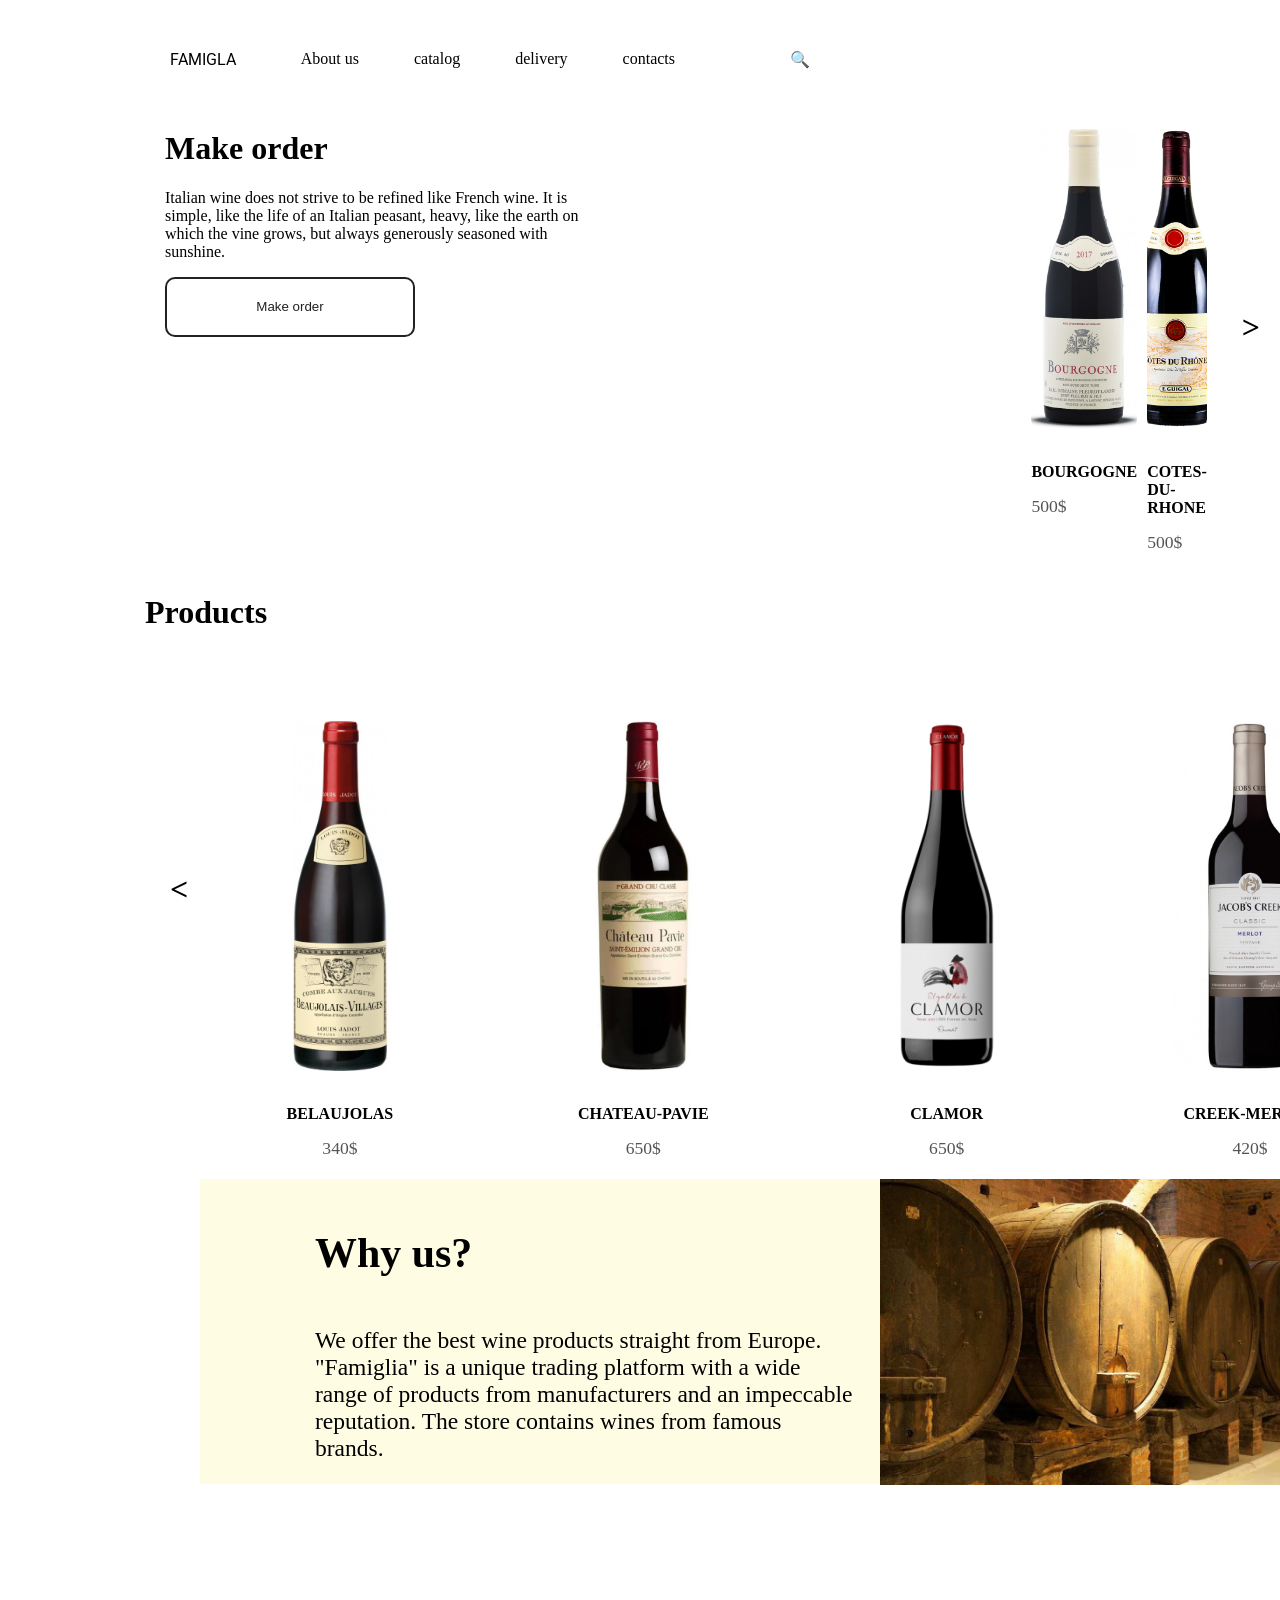
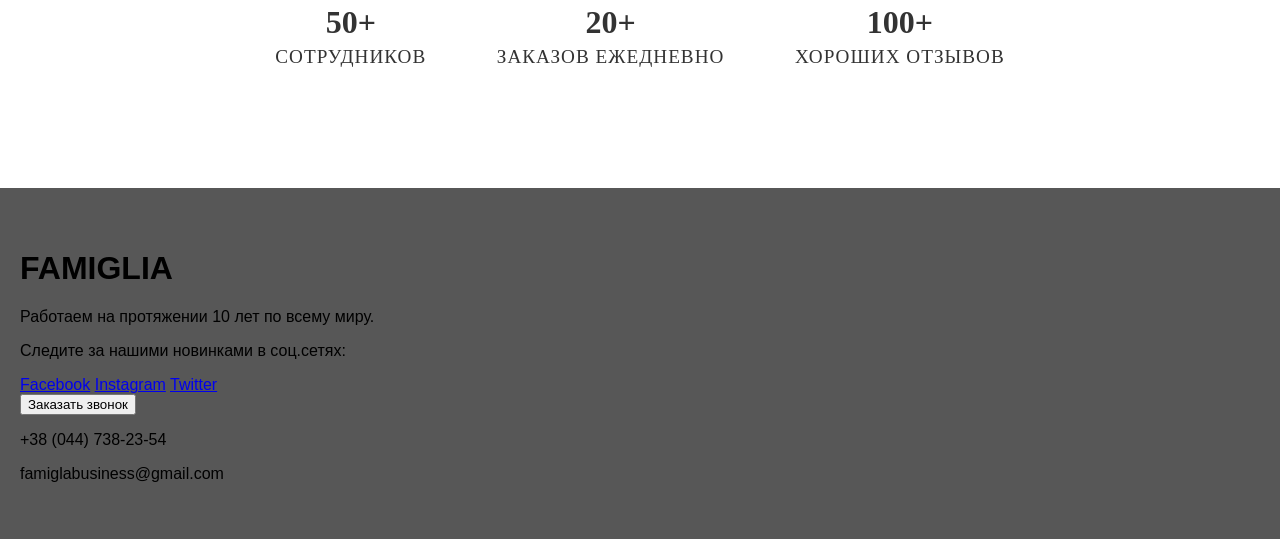
<file: index.html>
<!DOCTYPE html>
<html lang="en">
<head>
    <meta charset="UTF-8">
    <meta name="viewport" content="width=1200">
    <link rel="stylesheet" href="css.css">
    <link rel="preconnect" href="https://fonts.googleapis.com">
<link rel="preconnect" href="https://fonts.gstatic.com" crossorigin>
<link href="https://fonts.googleapis.com/css2?family=Italiana&family=Italianno&family=Roboto:ital,wght@0,100..900;1,100..900&display=swap" rel="stylesheet">
    <title>Document</title>
</head>
<body>
        <div class="main">
            
            <div class="mainP">

            
            <header class="navbar">
                 <div class="logo">FAMIGLA</div>
                 <nav class="nav-links">
                 <a>About us</a>
                 <a>catalog</a>
                 <a>delivery</a>
                 <a>contacts</a>
                 <a>🔍</a>
                 </nav>
            </header>

            <div class="wine-section">
                <div class="wine-content">
                    <h1 >Make order</h1>
                    <p>Italian wine does not strive to be refined like French wine. It is simple, like the life of an Italian peasant, heavy, like the earth on which the vine grows, but always generously seasoned with sunshine.</p>
                    <button class="order-btn">Make order</button>
                </div>
                     
                    <div class="img-container">
                        <div class="wine-item">
                            <img src="img/BOURGOGNE.jpg" alt="BOURGOGNE" class="f-wine">
                            <div class="price-info">
                                <strong>BOURGOGNE</strong>
                                <span>500$</span>
                            </div>     
                        </div>
                        <div class="wine-item">
                            <img src="img/COTES-DU-RHONE.jpg" alt="COTES-DU-RHONE" class="s-wine">
                            <div class="price-info">
                                <strong>COTES-DU-RHONE</strong>
                                <span>500$</span>
                            </div>
                        </div>
                    </div>
                    <h1 class="next-wine-1">></h1>
                 </div>

                 <h1 class="products-title">Products</h1>
                 <div class="products-list">
                    
                    <h1 class="next-wine-2"><</h1>
                    <div class="products-container">
                        
                        <div class="products-img">
                            <img src="img/BELAUJOLAS.jpg" alt="BELAUJOLAS">
                            <div class="products-info">
                                <strong>BELAUJOLAS</strong>
                                <span>340$</span>    
                            </div>
                        </div>
                            <div class="products-img">
                                <img src="img/CHATEAU-PAVIE.jpg" alt="CHATEAU-PAVIE">
                                <div class="products-info">
                                    <strong>CHATEAU-PAVIE</strong>
                                    <span>650$</span>
                                </div>
                            </div>

                            <div class="products-img">
                                <img src="img/CLAMOR.jpg" alt="CLAMOR">
                                <div class="products-info">
                                    <strong>CLAMOR</strong>
                                    <span>650$</span>
                                </div>
                            </div>
                           
                        
                        <div class="products-img">
                            <img src="img/CREEK-MERLOT.jpg" alt="CREEK-MERLOT">
                        <div class="products-info">
                            <strong>CREEK-MERLOT</strong>
                            <span>420$</span>
                        </div>
                    </div>
                    
                </div>
                <h1 class="next-wine-2">></h1>
             </div>
             <div class="info-why">
                   
                
                <div class="text-column">
                    <h1>Why us?</h1>
                    <p>We offer the best wine products straight from Europe. "Famiglia" is a unique trading platform with a wide range of products from manufacturers and an impeccable reputation. The store contains wines from famous brands.</p>
                </div>
                <div class="why-img">
                    <img src="img/wine-barrel.jpg" alt="">
                </div>
                
             </div>
             <div class="stats-section">
                <div class="stat-item">
                    <div class="stat-number">50+</div>
                    <div class="stat-label">Сотрудников</div>
                </div>
                <div class="stat-item">
                    <div class="stat-number">20+</div>
                    <div class="stat-label">Заказов ежедневно</div>
                </div>
                <div class="stat-item">
                    <div class="stat-number">100+</div>
                    <div class="stat-label">Хороших отзывов</div>
                </div>
            </div>
    
            <div class="footer-section">
                <div class="footer-content">
                    <h1>FAMIGLIA</h1>
                    <p>Работаем на протяжении 10 лет по всему миру.</p>
                    <div class="social-section">
                        <p>Следите за нашими новинками в соц.сетях:</p>
                        <div class="social-links">
                            <a href="#" class="social-link">Facebook</a>
                            <a href="#" class="social-link">Instagram</a>
                            <a href="#" class="social-link">Twitter</a>
                        </div>
                    </div>
                    <div class="contact-section">
                        <button class="call-button">Заказать звонок</button>
                        <p>+38 (044) 738-23-54</p>
                        <p>famiglabusiness@gmail.com</p>
                    </div>
                </div>
            </div>

        </div>
            </div>
        </div>
        <script src="App.js"></script>
</body>
</html>
</file>
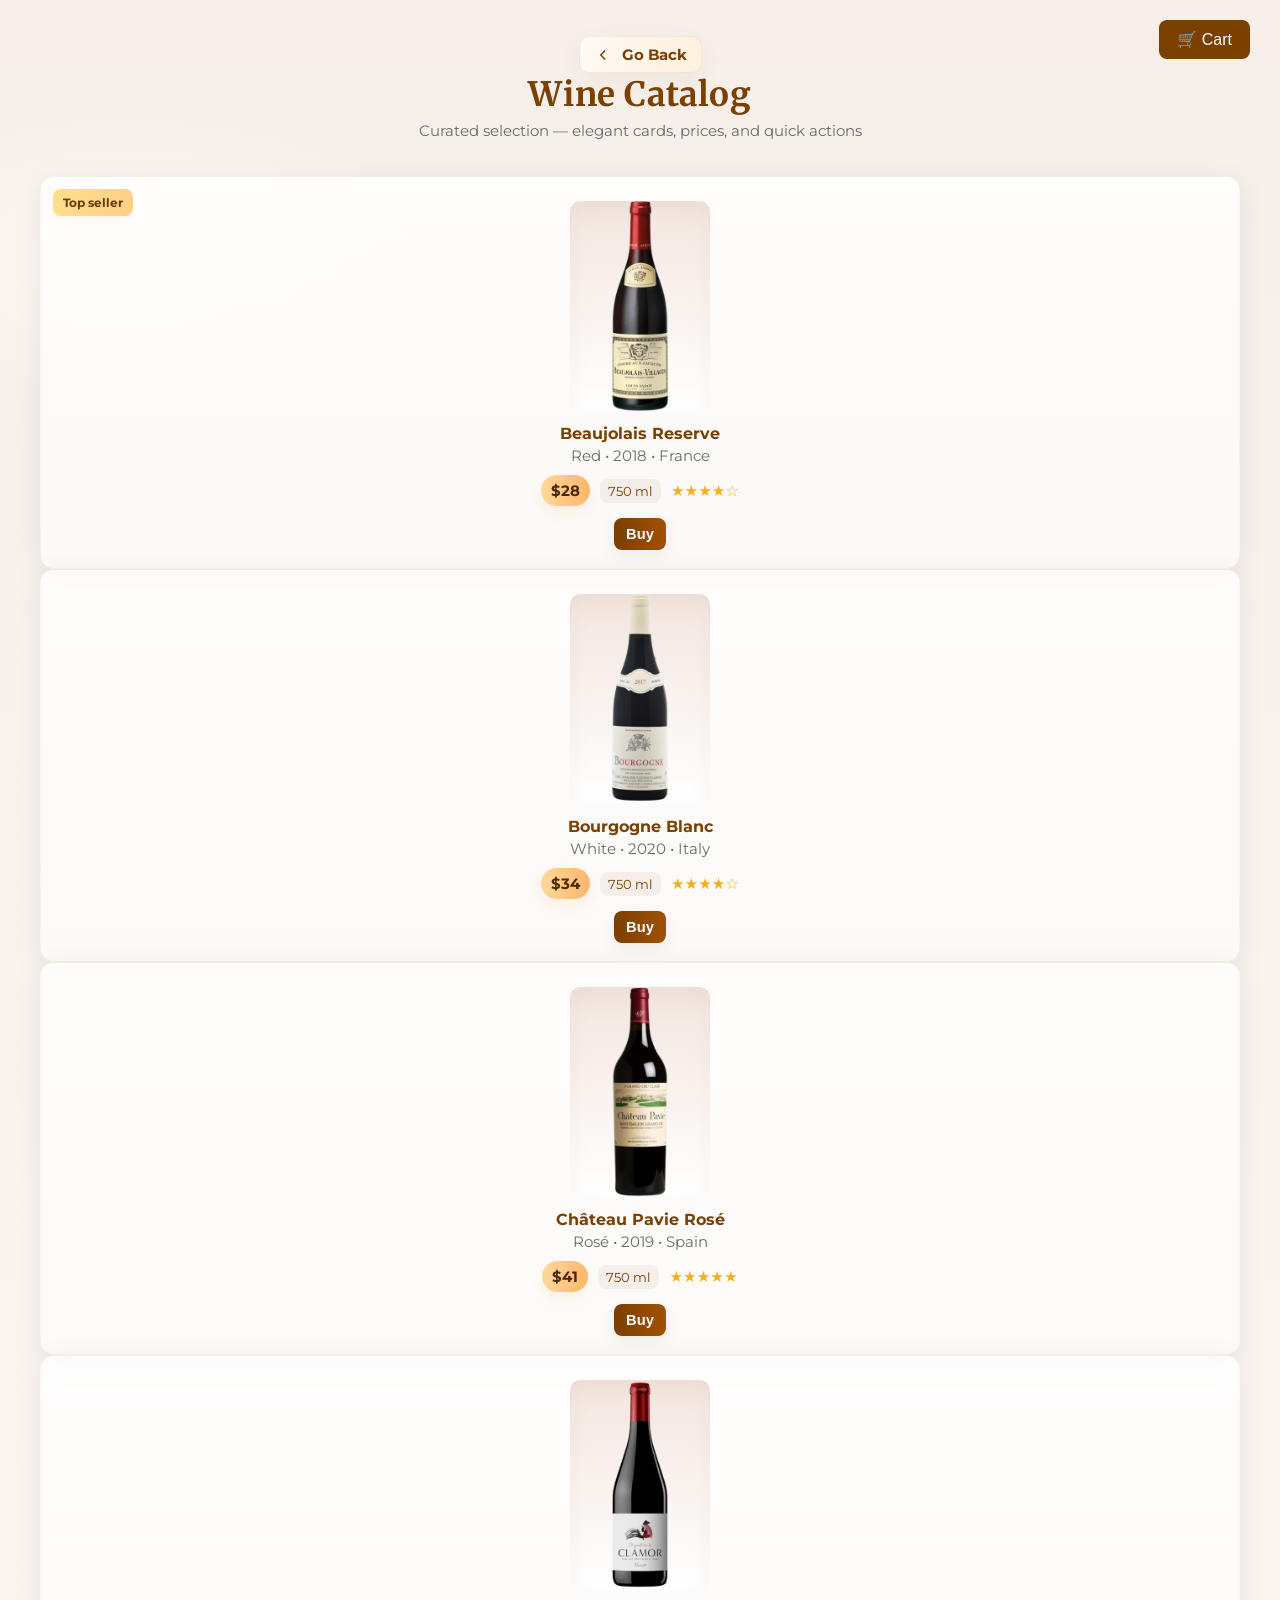
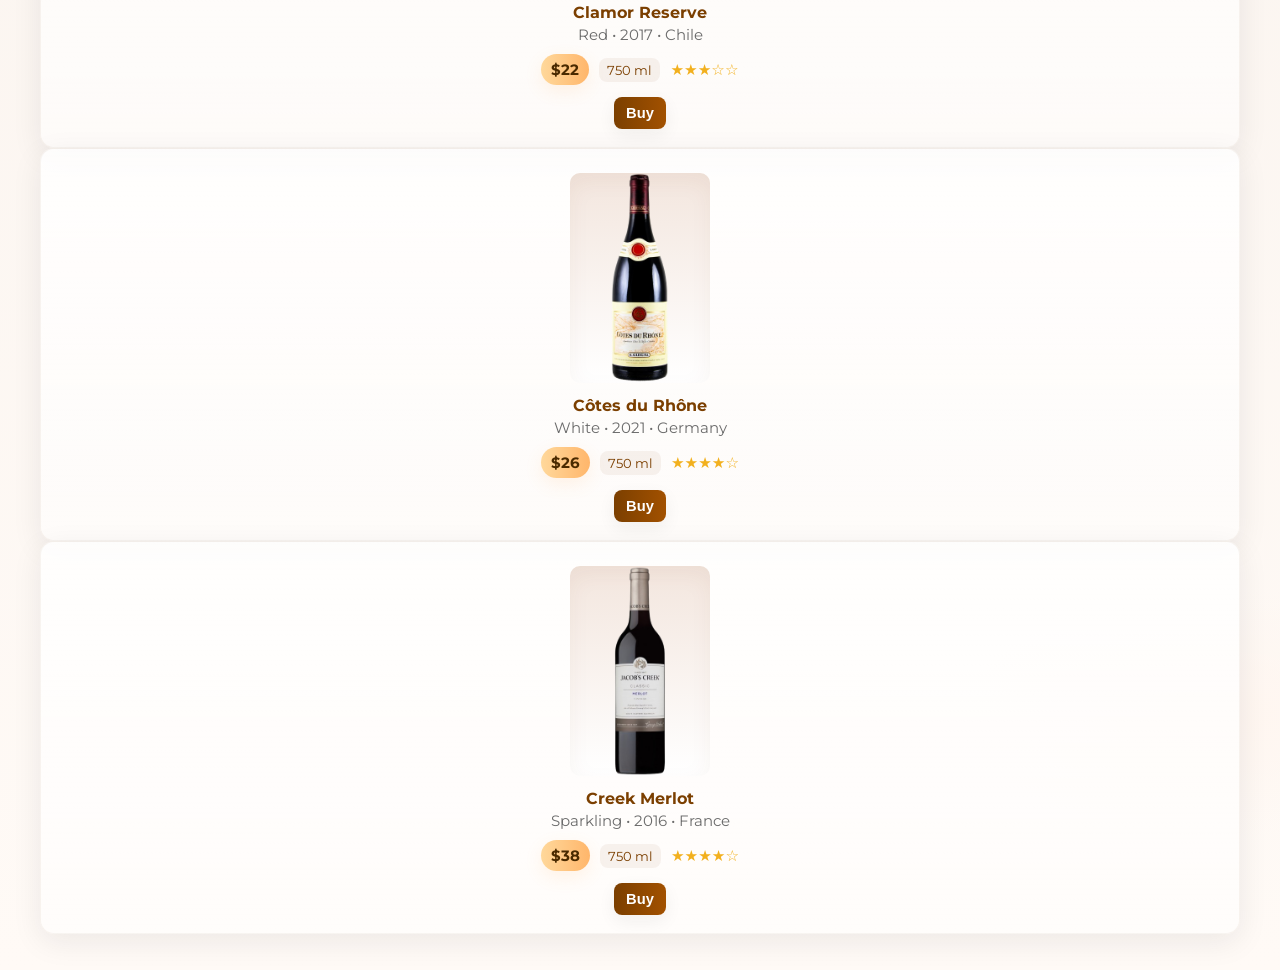
<file: catalog.html>
<!DOCTYPE html>
<html lang="ru"></html>
<head>
    <meta charset="utf-8" />
    <meta name="viewport" content="width=device-width,initial-scale=1" />
    <title>Wine Catalog</title>
    <link href="https://fonts.googleapis.com/css2?family=Montserrat:wght@500;700&family=Merriweather:wght@300;700&display=swap" rel="stylesheet">
    <link rel="stylesheet" href="/css/catalog.css" />
    
</head>
<body>
    <div class="wrap">
        <header>

            <a href="main.html" class="back-btn" aria-label="Go back">
                <svg viewBox="0 0 24 24" aria-hidden="true" focusable="false">
                    <path d="M15 18l-6-6 6-6"></path>
                </svg>
                <span>Go Back</span>
            </a>
            <h1>Wine Catalog</h1>
            <p>Curated selection — elegant cards, prices, and quick actions</p>
        </header>
        <button id="cartToggle" class="cart-button">🛒 Cart</button>

        <div class="catalog"></div>
            <div class="wine" data-full-desc="A vibrant wine with notes of red berries, tobacco, and velvety tannins. Ideal with roasted meats and mature cheeses.">
                <div class="ribbon">Top seller</div>
                <div class="img-wrap">
                    <img src="img/BELAUJOLAS.png" alt="BELAUJOLAS">
                </div>
                <div class="wine-name">Beaujolais Reserve</div>
                <div class="wine-desc">Red • 2018 • France</div>

                <div class="meta">
                    <div class="price">$28</div>
                    <div class="badge">750 ml</div>
                    <div class="rating">★★★★☆</div>
                </div>

                <div class="actions">
                    <button onclick="addToCart('Beaujolais Reserve', 28)" class="btn btn-buy">Buy</button>
                    
                </div>
            </div>

            <div class="wine" data-full-desc="A light white with citrus and floral notes, an excellent aperitif wine.">
                <div class="img-wrap">
                    <img src="img/BOURGOGNE.png" alt="BOURGOGNE">
                </div>
                <div class="wine-name">Bourgogne Blanc</div>
                <div class="wine-desc">White • 2020 • Italy</div>

                <div class="meta">
                    <div class="price">$34</div>
                    <div class="badge">750 ml</div>
                    <div class="rating">★★★★☆</div>
                </div>

                <div class="actions">
                    <button onclick="addToCart('Bourgogne Blanc', 34)" class="btn btn-buy">Buy</button>
                    
                </div>
            </div>

            <div class="wine" data-full-desc="An exquisite pink wine with fruity aromas and fresh acidity.">
                <div class="img-wrap">
                    <img src="img/CHATEAU-PAVIE.png" alt="CHATEAU-PAVIE">
                </div>
                <div class="wine-name">Château Pavie Rosé</div>
                <div class="wine-desc">Rosé • 2019 • Spain</div>

                <div class="meta">
                    <div class="price">$41</div>
                    <div class="badge">750 ml</div>
                    <div class="rating">★★★★★</div>
                </div>

                <div class="actions">
                    <button onclick="addToCart('Château Pavie Rosé', 41)" class="btn btn-buy">Buy</button>
                    
                </div>
            </div>

            <div class="wine" data-full-desc="A deep Chilean wine with notes of spice and dark fruit.">
                <div class="img-wrap">
                    <img src="img/CLAMOR.png" alt="CLAMOR">
                </div>
                <div class="wine-name">Clamor Reserve</div>
                <div class="wine-desc">Red • 2017 • Chile</div>

                <div class="meta">
                    <div class="price">$22</div>
                    <div class="badge">750 ml</div>
                    <div class="rating">★★★☆☆</div>
                </div>

                <div class="actions">
                    <button onclick="addToCart('Clamor Reserve', 22)" class="btn btn-buy">Buy</button>
                    
                </div>
            </div>

            <div class="wine" data-full-desc="A refreshing white with hints of green apple and herbs.">
                <div class="img-wrap">
                    <img src="img/COTES-DU-RHONE.png" alt="COTES-DU-RHONE">
                </div>
                <div class="wine-name">Côtes du Rhône</div>
                <div class="wine-desc">White • 2021 • Germany</div>

                <div class="meta">
                    <div class="price">$26</div>
                    <div class="badge">750 ml</div>
                    <div class="rating">★★★★☆</div>
                </div>

                <div class="actions">
                    <button onclick="addToCart('Côtes du Rhône', 26)" class="btn btn-buy">Buy</button>
                    
                </div>
            </div>

            <div class="wine" data-full-desc="A sparkling wine with fine bubbles and notes of pear, ideal with desserts.">
                <div class="img-wrap">
                    <img src="img/CREEK-MERLOT.png" alt="CREEK-MERLOT">
                </div>
                <div class="wine-name">Creek Merlot</div>
                <div class="wine-desc">Sparkling • 2016 • France</div>

                <div class="meta">
                    <div class="price">$38</div>
                    <div class="badge">750 ml</div>
                    <div class="rating">★★★★☆</div>
                </div>

                <div class="actions">
                    <button onclick="addToCart('Creek Merlot', 38)" class="btn btn-buy">Buy</button>
                
                </div>
            </div>

            
            <!-- Выдвижная корзина -->
        <div id="cartPanel" class="cart-panel">
            <div class="cart-header">
                <h2>Your Cart</h2>
                <button id="closeCart" class="close-btn">✕</button>
            </div>
                <ul id="cart"></ul>
            <div class="cart-footer">
                 <p><strong>Total:</strong> $<span id="cartTotal">0.00</span></p>
                 <button id="checkoutBtn">Checkout</button>
                 <button id="clearCartBtn">Clear</button>
            </div>
            </div>
            <div id="overlay" class="overlay"></div>
        </div>
    </div>

<script src="Js/Cart.js"></script>
</body>
</html>
</file>
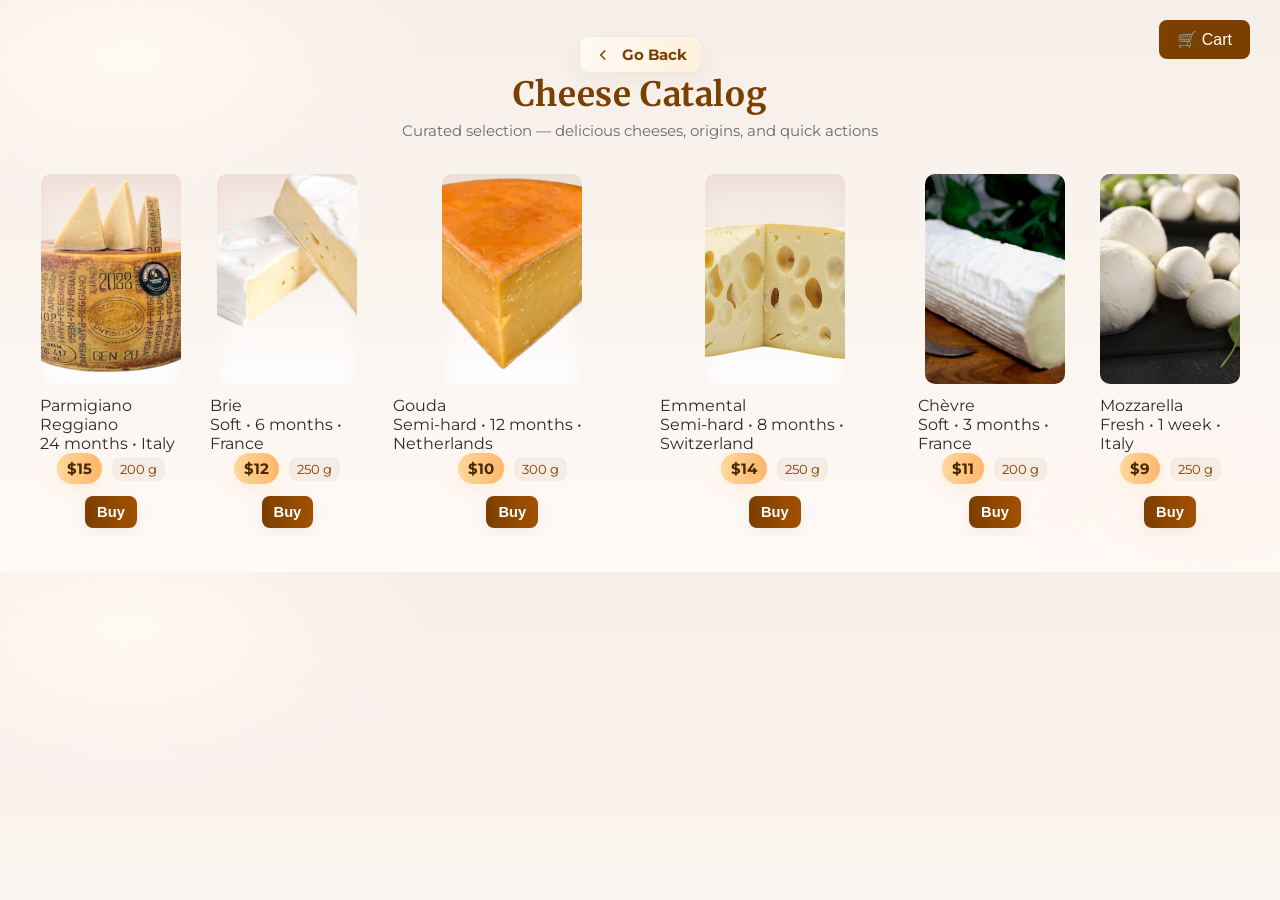
<file: cheese.html>
<!DOCTYPE html>
<html lang="ru">
<head>
    <meta charset="utf-8" />
    <meta name="viewport" content="width=device-width,initial-scale=1" />
    <title>Cheese Catalog</title>
    <link href="https://fonts.googleapis.com/css2?family=Montserrat:wght@500;700&family=Merriweather:wght@300;700&display=swap" rel="stylesheet">
    <link rel="stylesheet" href="/css/catalog.css" />
    <link rel="stylesheet" href="css/Cheese.css">
</head>
<body>
    <div class="wrap">
        <header>
            <a href="main.html" class="back-btn" aria-label="Go back">
                <svg viewBox="0 0 24 24" aria-hidden="true" focusable="false">
                    <path d="M15 18l-6-6 6-6"></path>
                </svg>
                <span>Go Back</span>
            </a>
            <h1>Cheese Catalog</h1>
            <p>Curated selection — delicious cheeses, origins, and quick actions</p>
        </header>

        <button id="cartToggle" class="cart-button">🛒 Cart</button>

        <div class="catalog">
            <div class="cheese" data-full-desc="Italian Parmesan with a rich, nutty flavor and firm texture. Excellent for grating and pasting.">
                
                <div class="img-wrap">
                    <img src="img/Parmigiano Reggiano.png" alt="Parmigiano Reggiano">
                </div>
                <div class="cheese-name">Parmigiano Reggiano</div>
                <div class="cheese-desc">24 months • Italy</div>

                <div class="meta">
                    <div class="price">$15</div>
                    <div class="badge">200 g</div>
                </div>

                <div class="actions">
                    <button onclick="addToCart('Parmigiano Reggiano', 28)" class="btn btn-buy">Buy</button>
                    
                </div>
            </div>

            <div class="cheese" data-full-desc="A soft French Brie with a creamy texture and a thin rind. Pairs perfectly with wine.">
                <div class="img-wrap">
                    <img src="img/Brie-Soft.png" alt="Brie">
                </div>
                <div class="cheese-name">Brie</div>
                <div class="cheese-desc">Soft • 6 months • France</div>

                <div class="meta">
                    <div class="price">$12</div>
                    <div class="badge">250 g</div>
                </div>

                <div class="actions">
                    <button onclick="addToCart('Brie', 12)" class="btn btn-buy">Buy</button>
                    
                </div>
            </div>

            <div class="cheese" data-full-desc="Dutch Gouda is full-bodied, slightly sweet and ideal for slicing and melting.">
                <div class="img-wrap">
                    <img src="img/Gouda.png" alt="Gouda">
                </div>
                <div class="cheese-name">Gouda</div>
                <div class="cheese-desc">Semi-hard • 12 months • Netherlands</div>

                <div class="meta">
                    <div class="price">$10</div>
                    <div class="badge">300 g</div>
                </div>

                <div class="actions">
                    <button onclick="addToCart('Beaujolais Reserve', 28)" class="btn btn-buy">Buy</button>
                    
                </div>
            </div>

            <div class="cheese" data-full-desc="Swiss Emmental with characteristic holes, soft, and a nutty flavor. Excellent for fondue.">
                <div class="img-wrap">
                    <img src="img/Emmental.png" alt="Emmental">
                </div>
                <div class="cheese-name">Emmental</div>
                <div class="cheese-desc">Semi-hard • 8 months • Switzerland</div>

                <div class="meta">
                    <div class="price">$14</div>
                    <div class="badge">250 g</div>
                </div>

                <div class="actions">
                    <button onclick="addToCart('Emmental', 14)" class="btn btn-buy">Buy</button>
                    
                </div>
            </div>

            <div class="cheese" data-full-desc="Chevre goat cheese has a soft, creamy texture and a delicate acidity, making it excellent in salads.">
                <div class="img-wrap">
                    <img src="img/Chèvre.webp" alt="Chèvre">
                </div>
                <div class="cheese-name">Chèvre</div>
                <div class="cheese-desc">Soft • 3 months • France</div>

                <div class="meta">
                    <div class="price">$11</div>
                    <div class="badge">200 g</div>
                </div>

                <div class="actions">
                    <button onclick="addToCart('Beaujolais Reserve', 28)" class="btn btn-buy">Buy</button>
                    
                </div>
            </div>

            <div class="cheese" data-full-desc="Italian Mozzarella, soft and fresh, ideal for pizza and salads.">
                <div class="img-wrap">
                    <img src="img/Mozzarella.jpg" alt="Mozzarella">
                </div>
                <div class="cheese-name">Mozzarella</div>
                <div class="cheese-desc">Fresh • 1 week • Italy</div>

                <div class="meta">
                    <div class="price">$9</div>
                    <div class="badge">250 g</div>
                </div>

                <div class="actions">
                    <button onclick="addToCart('Mozzarella', 9)" class="btn btn-buy">Buy</button>
                   
                </div>
            </div>
        </div>
        <!-- Выдвижная корзина -->
        <div id="cartPanel" class="cart-panel">
            <div class="cart-header">
                <h2>Your Cart</h2>
                <button id="closeCart" class="close-btn">✕</button>
            </div>
                <ul id="cart"></ul>
            <div class="cart-footer">
                 <p><strong>Total:</strong> $<span id="cartTotal">0.00</span></p>
                 <button id="checkoutBtn">Checkout</button>
                 <button id="clearCartBtn">Clear</button>
            </div>
            </div>
            <div id="overlay" class="overlay"></div>
            
    </div>

   

    <script src="Js/cheeseCart.js"></script>
</body>
</html>
</file>
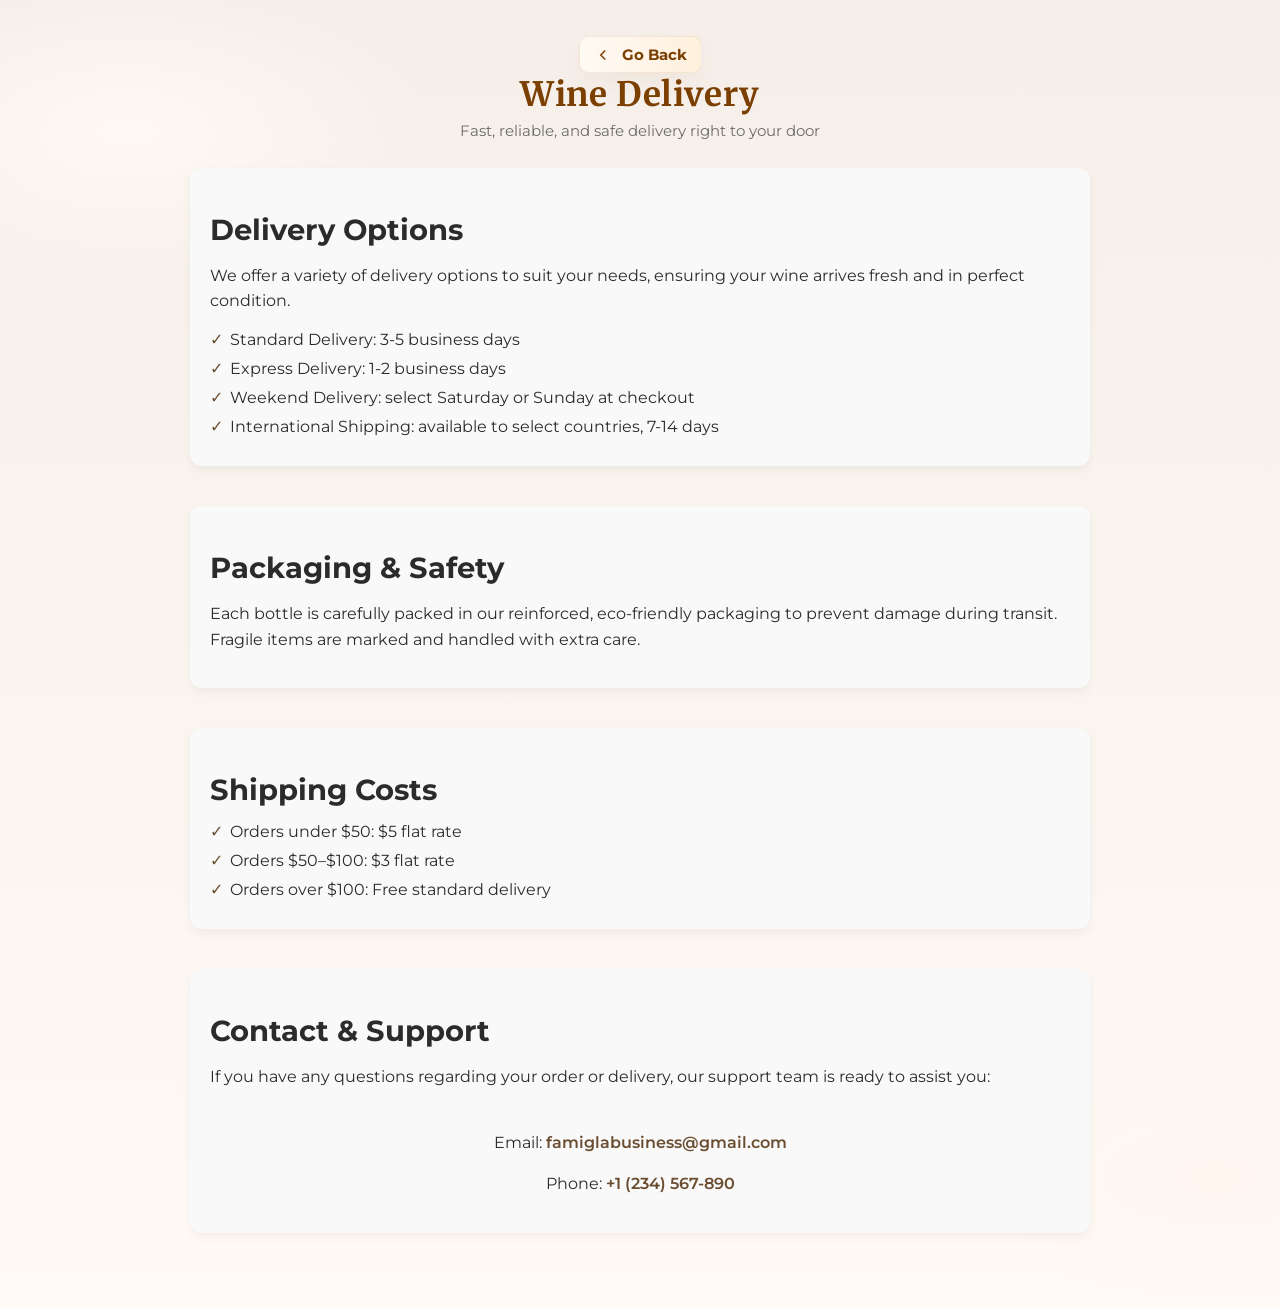
<file: delivery.html>
<!DOCTYPE html>
<html lang="ru">
<head>
    <meta charset="utf-8" />
    <meta name="viewport" content="width=device-width,initial-scale=1" />
    <title>Wine Delivery</title>
    <link href="https://fonts.googleapis.com/css2?family=Montserrat:wght@500;700&family=Merriweather:wght@300;700&display=swap" rel="stylesheet">
    <link rel="stylesheet" href="/css/catalog.css" />
    <style>
        /* Основной стиль страницы доставки */
        .delivery-header {
            text-align: center;
            margin: 50px 20px 30px;
        }
        .delivery-header h1 {
            font-size: 2.5rem;
            margin-bottom: 10px;
        }
        .delivery-header p {
            font-size: 1.1rem;
            color: #555;
        }
        .delivery-section {
            max-width: 900px;
            margin: 0 auto 40px;
            padding: 20px;
            border-radius: 12px;
            background: #f9f9f9;
            box-shadow: 0 4px 10px rgba(0,0,0,0.05);
        }
        .delivery-section h2 {
            font-size: 1.8rem;
            margin-bottom: 10px;
        }
        .delivery-section p {
            font-size: 1rem;
            line-height: 1.6;
        }
        .delivery-list {
            list-style: none;
            padding: 0;
            margin: 15px 0 0 0;
        }
        .delivery-list li {
            padding-left: 20px;
            position: relative;
            margin-bottom: 10px;
        }
        .delivery-list li::before {
            content: "✓";
            position: absolute;
            left: 0;
            color: #6b4e31;
            font-weight: bold;
        }
        .contact-info {
            text-align: center;
            margin-top: 40px;
        }
        .contact-info a {
            color: #6b4e31;
            text-decoration: none;
            font-weight: 600;
        }
    </style>
</head>
<body>
    <div class="wrap">
        <header>
            <a href="main.html" class="back-btn" aria-label="Go back">
                <svg viewBox="0 0 24 24" aria-hidden="true" focusable="false">
                    <path d="M15 18l-6-6 6-6"></path>
                </svg>
                <span>Go Back</span>
            </a>
            <h1>Wine Delivery</h1>
            <p>Fast, reliable, and safe delivery right to your door</p>
        </header>

        <div class="delivery-section">
            <h2>Delivery Options</h2>
            <p>We offer a variety of delivery options to suit your needs, ensuring your wine arrives fresh and in perfect condition.</p>
            <ul class="delivery-list">
                <li>Standard Delivery: 3-5 business days</li>
                <li>Express Delivery: 1-2 business days</li>
                <li>Weekend Delivery: select Saturday or Sunday at checkout</li>
                <li>International Shipping: available to select countries, 7-14 days</li>
            </ul>
        </div>

        <div class="delivery-section">
            <h2>Packaging & Safety</h2>
            <p>Each bottle is carefully packed in our reinforced, eco-friendly packaging to prevent damage during transit. Fragile items are marked and handled with extra care.</p>
        </div>

        <div class="delivery-section">
            <h2>Shipping Costs</h2>
            <ul class="delivery-list">
                <li>Orders under $50: $5 flat rate</li>
                <li>Orders $50–$100: $3 flat rate</li>
                <li>Orders over $100: Free standard delivery</li>
            </ul>
        </div>

        <div class="delivery-section">
            <h2>Contact & Support</h2>
            <p>If you have any questions regarding your order or delivery, our support team is ready to assist you:</p>
            <div class="contact-info">
                <p>Email: <a href="mailto:support@winecatalog.com">famiglabusiness@gmail.com</a></p>
                <p>Phone: <a href="tel:+1234567890">+1 (234) 567-890</a></p>
            </div>
        </div>
    </div>
</body>
</html>
</file>
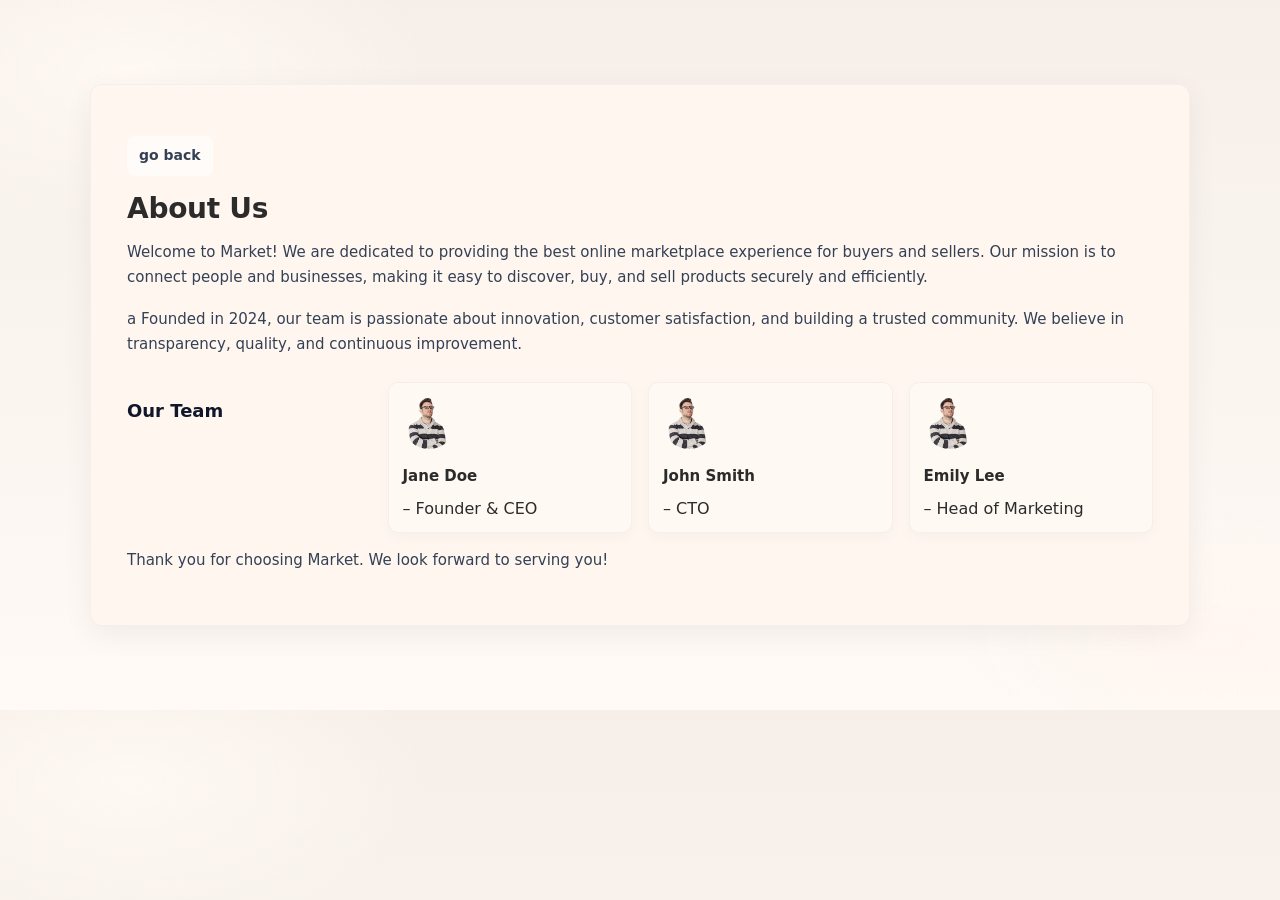
<file: info.html>
<!DOCTYPE html>
<html lang="en">
<head>
    <meta charset="UTF-8">
    <meta name="viewport" content="width=device-width, initial-scale=1.0">
    <title>About Us - Market</title>
    <link rel="stylesheet" href="/css/info.css">
</head>
<body>
    <div class="container">
        <p> <a href="main.html">go back</a></p>
        <h1>About Us</h1>
        <p>
            Welcome to Market! We are dedicated to providing the best online marketplace experience for buyers and sellers. Our mission is to connect people and businesses, making it easy to discover, buy, and sell products securely and efficiently.
        </p>
        <p>a
            Founded in 2024, our team is passionate about innovation, customer satisfaction, and building a trusted community. We believe in transparency, quality, and continuous improvement.
        </p>
        <div class="team">
            <h2>Our Team</h2>
            <div class="team-member"> <span> <img src="img/man.png" alt=""></span> <span>Jane Doe</span> – Founder & CEO</div>
            <div class="team-member"> <span> <img src="img/man.png" alt=""></span><span>John Smith</span>– CTO</div>
            <div class="team-member"> <span> <img src="img/man.png" alt=""></span><span>Emily Lee</span> – Head of Marketing</div>
        </div>
        <p>
            Thank you for choosing Market. We look forward to serving you!
        </p>
    </div>
</body>
</html>
</file>
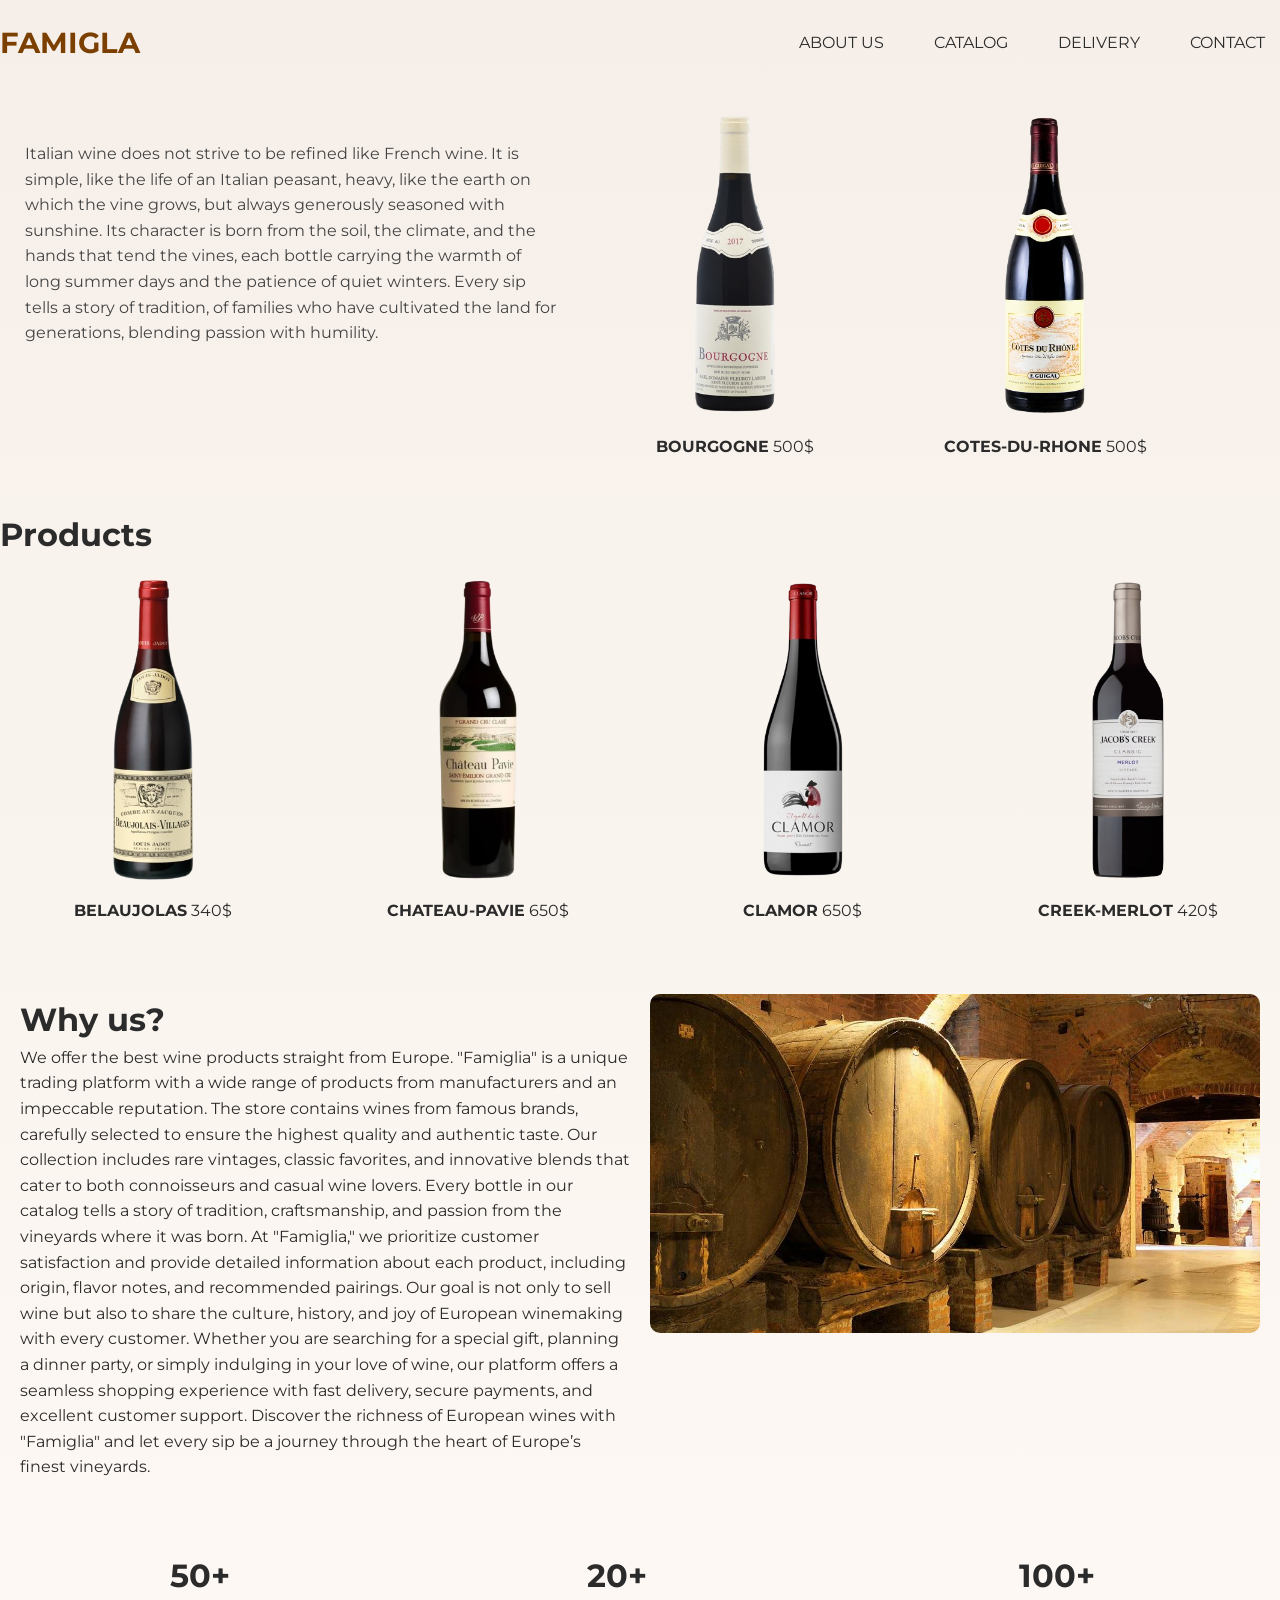
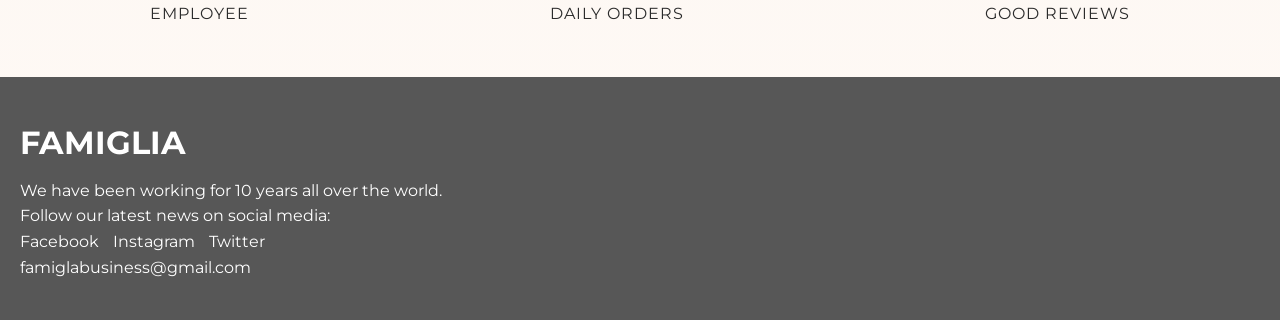
<file: main.html>
<!DOCTYPE html>
<html lang="en">
<head>
    <meta charset="UTF-8">
    <meta name="viewport" content="width=device-width, initial-scale=1.0">
    <title>Famiglia Wine</title>
    <link rel="stylesheet" href="css/css.css">
    <link rel="preconnect" href="https://fonts.googleapis.com">
    <link rel="preconnect" href="https://fonts.gstatic.com" crossorigin>
    <link href="https://fonts.googleapis.com/css2?family=Montserrat:wght@500;700&family=Merriweather:wght@300;700&display=swap" rel="stylesheet">
    <link href="https://fonts.googleapis.com/css2?family=Italiana&family=Italianno&family=Roboto:ital,wght@0,100..900;1,100..900&display=swap" rel="stylesheet">
    
      
        
</head>
<body>
    <div class="main">
        <header class="navbar">
            <div class="logo">
                <a href="">FAMIGLA</a>
            </div>
            <nav class="nav-links">
                <ul> 
                    <li><a href="info.html">About us</a></li>
                    <li>
                        <a>Catalog</a>
                        <ul>
                            <li><a href="catalog.html">Wine</a></li>
                            <li><a href="cheese.html">Cheese</a></li>
                        </ul>
                    </li>
                    <li><a href="delivery.html">Delivery</a></li>
                    <li><a href="contact.html">Contact</a></li>
                </ul>
            </nav>
        </header>

        <div class="wine-section">
            <div class="wine-content">
                <p>Italian wine does not strive to be refined like French wine. It is simple, like the life of an Italian peasant, heavy, like the earth on which the vine grows, but always generously seasoned with sunshine. Its character is born from the soil, the climate, and the hands that tend the vines, each bottle carrying the warmth of long summer days and the patience of quiet winters. Every sip tells a story of tradition, of families who have cultivated the land for generations, blending passion with humility.</p>
            </div>

            <div class="img-container">
                <div class="wine-item">
                    <img src="img/BOURGOGNE.png" alt="BOURGOGNE">
                    <div class="price-info">
                        <strong>BOURGOGNE</strong>
                        <span>500$</span>
                    </div>     
                </div>
                <div class="wine-item">
                    <img src="img/COTES-DU-RHONE.png" alt="COTES-DU-RHONE">
                    <div class="price-info">
                        <strong>COTES-DU-RHONE</strong>
                        <span>500$</span>
                    </div>
                </div>
            </div>
        </div>

        <h1 class="products-title">Products</h1>
        <div class="products-list">
            <div class="products-container">
                <div class="products-img">
                    <img src="img/BELAUJOLAS.png" alt="BELAUJOLAS">
                    <div class="products-info">
                        <strong>BELAUJOLAS</strong>
                        <span>340$</span>    
                    </div>
                </div>
                <div class="products-img">
                    <img src="img/CHATEAU-PAVIE.png" alt="CHATEAU-PAVIE">
                    <div class="products-info">
                        <strong>CHATEAU-PAVIE</strong>
                        <span>650$</span>
                    </div>
                </div>
                <div class="products-img">
                    <img src="img/CLAMOR.png" alt="CLAMOR">
                    <div class="products-info">
                        <strong>CLAMOR</strong>
                        <span>650$</span>
                    </div>
                </div>
                <div class="products-img">
                    <img src="img/CREEK-MERLOT.png" alt="CREEK-MERLOT">
                    <div class="products-info">
                        <strong>CREEK-MERLOT</strong>
                        <span>420$</span>
                    </div>
                </div>
            </div>
        </div>

        <div class="info-why">
            <div class="text-column">
                <h1>Why us?</h1>
                <p>We offer the best wine products straight from Europe. "Famiglia" is a unique trading platform with a wide range of products from manufacturers and an impeccable reputation. The store contains wines from famous brands, carefully selected to ensure the highest quality and authentic taste.

Our collection includes rare vintages, classic favorites, and innovative blends that cater to both connoisseurs and casual wine lovers. Every bottle in our catalog tells a story of tradition, craftsmanship, and passion from the vineyards where it was born.

At "Famiglia," we prioritize customer satisfaction and provide detailed information about each product, including origin, flavor notes, and recommended pairings. Our goal is not only to sell wine but also to share the culture, history, and joy of European winemaking with every customer.

Whether you are searching for a special gift, planning a dinner party, or simply indulging in your love of wine, our platform offers a seamless shopping experience with fast delivery, secure payments, and excellent customer support. Discover the richness of European wines with "Famiglia" and let every sip be a journey through the heart of Europe’s finest vineyards.</p>
            </div>
            <div class="why-img">
                <img src="img/wine-barrel.jpg" alt="">
            </div>
        </div>

        <div class="stats-section">
            <div class="stat-item">
                <div class="stat-number">50+</div>
                <div class="stat-label">Employee</div>
            </div>
            <div class="stat-item">
                <div class="stat-number">20+</div>
                <div class="stat-label">Daily orders</div>
            </div>
            <div class="stat-item">
                <div class="stat-number">100+</div>
                <div class="stat-label">Good reviews</div>
            </div>
        </div>

        <div class="footer-section">
            <div class="footer-content">
                <h1>FAMIGLIA</h1>
                <p>We have been working for 10 years all over the world.</p>
                <div class="social-section">
                    <p>Follow our latest news on social media:</p>
                    <div class="social-links">
                        <a href="#" class="social-link">Facebook</a>
                        <a href="#" class="social-link">Instagram</a>
                        <a href="#" class="social-link">Twitter</a>
                    </div>
                </div>
                <div class="contact-section">
                    
                    <p>famiglabusiness@gmail.com</p>
                </div>
            </div>
        </div>
    </div>
</body>
</html>
</file>
<file: css.css>
body{
    margin: 0;
    padding: 0;
    box-sizing: border-box;
    margin: 0 auto;
}

.mainP{
    display: block;
    justify-content: center;
    position: relative;
    flex: 0 auto;
}

.navbar{
    display: flex;
    justify-content: space-between;
    align-items: center;
    padding: 20px;
    margin-top: 30px;
}

.nav-links{
    display: flex;
    gap: 55px;
    margin-right: 510px;
    justify-content: flex-end;
    cursor: pointer;
}

.nav-links a {
    -webkit-user-select: none; /* Для Safari */
    -moz-user-select: none; /* Для Firefox */
    -ms-user-select: none; /* Для старых версий IE/Edge */
    user-select: none; /* Стандартное свойство */
}

.logo{
    font-family: "Roboto", cursive;
    margin-left: 150px;
    -webkit-user-select: none; /* Для Safari */
    -moz-user-select: none; /* Для Firefox */
    -ms-user-select: none; /* Для старых версий IE/Edge */
    user-select: none; /* Стандартное свойство */
    cursor: pointer;
}

.nav-links a:nth-child(5){
    position: relative;
    left: 60px;
}

.wine-section{
    display: flex;
    flex-direction: row;
    padding: 20px;
    margin-left: 145px;
    
}

.wine-content{
    max-width: 445px;
    max-height: 400px;
}

.wine-content h1{
    -webkit-user-select: none; /* Для Safari */
    -moz-user-select: none; /* Для Firefox */
    -ms-user-select: none; /* Для старых версий IE/Edge */
    user-select: none; /* Стандартное свойство */
}

.img-container{
    display: flex;
    grid-template-columns: 1fr 1fr; /* Две колонки */
    gap: 10px; /* Отступ между фотографиями */
    margin-top: 20px;
    max-width: 500px;
    margin-left: 450px;
}

.wine-item{
    max-width: 150px;
}
.wine-item img{
    width: 100%;
    height: 300px;
    object-fit: cover;
    border-radius: 10px;
    cursor: pointer;
}
.wine-item span {
    display: block;
    margin-top: 15px;
    font-size: 1.1em;
    color: #555;
}


.next-wine-1{
    margin-top: 200px;
    margin-left: 35px;
    cursor: pointer;
    height: 10px;
}

.next-wine-2{
    margin-top: 200px;
    cursor: pointer;
 
}

.price-info{
    margin-top: 30px;
    display: block;
}

.order-btn{
    background-color: transparent;
    height: 60px;
    width: 250px;
    border-radius: 10px;
    background-color: #fff;
    border: 2px solid #222;
    color: #222;
    cursor: pointer;
}

.order-btn:hover{
    background-color: #222;
    color: #fff;
    transition: all 0.275s ease-in;
}

.products-list{
    display: flex;
    flex-direction: row;
    padding: 20px;
    margin-left: 150px;
    margin-right: 200px;
    width: 1250px;
}

.products-img{
    max-width: 350px;
}


.products-img img{
    width: 100%;
    height: 350px;
    object-fit: cover;
    border-radius: 10px;
    cursor: pointer;
    -webkit-user-select: none; /* Для Safari */
    -moz-user-select: none; /* Для Firefox */
    -ms-user-select: none; /* Для старых версий IE/Edge */
    user-select: none; /* Стандартное свойство */
}


.products-container{
    display: grid;
    grid-template-columns: 1fr  1fr 1fr 1fr ; /* Две колонки */
    max-width: 1600px;
    margin-top: 50px;
}

.products-info{
    margin-top: 30px;
    display: block;
    text-align: center;
}

.products-info span{
    display: block;
    margin-top: 15px;
    font-size: 1.1em;
    color: #555;
}

.products-title{
    font-size: 2em;
    margin-bottom: 20px;
    margin-left: 145px;
}

.info-why {
    background-color: #FFFCE4;
    display: flex;
    margin-left: 200px;
    width: 1230px;
    height: 305px;
}

.info-why img{
    width: 550px;
    flex-direction: row;
}

.text-column{
    text-align: block;
    font-size: 1.31rem;
}

.text-column p{
    margin-left: 115px;
    margin-top: 50px;
    font-size: 1.47rem;
    margin-right: 25px;
}

.text-column h1{
 margin-left: 115px;
 margin-top: 50px;
}

.stats-section {
    display: flex;                   /* Arrange elements in a row */
    justify-content: space-around;   /* Even distribution */    
    padding: 20px;                   /* Inner margins */
    border-radius: 15px;             /* Rounded corners */
    margin: 0 auto;                  /* Centering and margins */
    max-width: 800px;                /* Maximum block width */
    margin-top: 100px;   
    margin-bottom: 100px;             
}

.stat-item {
    text-align: center;             
    color: #333;                    /* Text color */
    margin: 0;                       /* Remove outer indents */
}

.stat-number {
    font-size: 2.0rem;               /* Number size */
    font-weight: bold;              /* Bold font */
    margin-bottom: 5px;              /* Space between number and text */
}

.stat-label {
    font-size: 1.2rem;               /* Signature size */
    text-transform: uppercase;       /* Uppercase text */
    letter-spacing: 1px;             /* Letter spacing */
    margin: 0;                       /* Remove indents */
}

.footer-section {
    background-color: #575757; /* Цвет фона */
    padding: 40px 20px;       /* Внутренние отступы */
    font-family: Arial, sans-serif; /* Шрифт */
}
</file>
<file: css/catalog.css>
:root{
            --bg1: #f6efe9;
            --bg2: #fffaf6;
            --accent: #7b3f00;
            --muted: #6b6b6b;
            --card-bg: rgba(255,255,255,0.7);
            --glass: rgba(255,255,255,0.55);
            --shadow: 0 8px 30px rgba(27,31,35,0.08);
        }
        *{box-sizing:border-box}
        body{
            margin:0;
            font-family: "Montserrat", system-ui, -apple-system, "Segoe UI", Roboto, "Helvetica Neue", Arial;
            background: radial-gradient(1200px 600px at 10% 10%, #fff9f3 0%, rgba(255,250,245,0) 25%),
                        radial-gradient(1000px 500px at 95% 90%, #fff6f0 0%, rgba(255,250,245,0) 25%),
                        linear-gradient(180deg,var(--bg1),var(--bg2));
            color:#2b2b2b;
            -webkit-font-smoothing:antialiased;
            -moz-osx-font-smoothing:grayscale;
            padding:36px 20px;
        }

        .wrap{
            max-width:1200px;
            margin:0 auto;
        }

        header{
            text-align:center;
            margin-bottom:28px;
        }
        header h1{
            font-family: "Merriweather", serif;
            margin:0;
            font-size:2.1rem;
            color:var(--accent);
            letter-spacing:0.6px;
        }
        header p{
            margin:6px 0 0;
            color:var(--muted);
            font-size:0.95rem;
        }

        /* changed to horizontal row with overflow */
        .catalog{
            display:flex;
            gap:28px;
            margin-top:28px;
            overflow-x:auto;
            padding-bottom:8px;
            -webkit-overflow-scrolling: touch;
            align-items:flex-start;
            flex-wrap:nowrap;
        }

        /* ensure each card has fixed width in the row */
        .wine{
            flex: 0 0 260px;
            background: linear-gradient(180deg, rgba(255,255,255,0.85), var(--glass));
            border-radius:14px;
            padding:18px;
            text-align:center;
            box-shadow:var(--shadow);
            transition:transform .28s cubic-bezier(.2,.9,.3,1), box-shadow .28s;
            position:relative;
            overflow:hidden;
            border:1px solid rgba(123,63,0,0.05);
        }
        .wine:hover{
            transform: translateY(-8px);
            box-shadow: 0 18px 40px rgba(27,31,35,0.12);
        }

        .img-wrap{
            width:140px;
            height:210px;
            margin:6px auto 12px;
            border-radius:10px;
            overflow:hidden;
            background:linear-gradient(180deg,#f3e6de,#fff);
            box-shadow: 0 8px 22px rgba(123,63,0,0.05) inset;
            display:flex;
            align-items:center;
            justify-content:center;
        }
        .img-wrap img{
            width:100%;
            height:100%;
            object-fit:cover;
            display:block;
            transition:transform .6s;
        }
        .wine:hover .img-wrap img{
            transform:scale(1.05) rotate(-1deg);
        }

        .wine-name{
            font-weight:700;
            color:var(--accent);
            font-size:1.02rem;
            margin:8px 0 4px;
        }
        .wine-desc{
            font-size:0.92rem;
            color:var(--muted);
            margin-bottom:10px;
        }

        .meta{
            display:flex;
            justify-content:center;
            gap:10px;
            align-items:center;
            margin-bottom:12px;
        }
        .price{
            background: linear-gradient(90deg,#ffd89b,#ffb66b);
            color:#4a2a00;
            padding:6px 10px;
            border-radius:999px;
            font-weight:700;
            font-size:0.95rem;
            box-shadow: 0 6px 18px rgba(255,166,72,0.12);
        }
        .badge{
            font-size:0.82rem;
            color:#7b3f00;
            background:rgba(123,63,0,0.06);
            padding:4px 8px;
            border-radius:8px;
        }

        .rating{
            color:#f2b01e;
            font-size:0.95rem;
        }

        .actions{
            display:flex;
            gap:10px;
            justify-content:center;
            align-items:center;
        }
        .btn{
            cursor:pointer;
            border:0;
            padding:8px 12px;
            border-radius:8px;
            font-weight:700;
            font-size:0.92rem;
            transition:transform .18s, box-shadow .18s;
            box-shadow: 0 6px 18px rgba(27,31,35,0.06);
            background:transparent;
        }
        .btn:active{transform:translateY(1px)}
        .btn-buy{
            background: linear-gradient(90deg,#7b3f00,#a25100);
            color:#fff;
        }
        .btn-details{
            background:transparent;
            color:var(--accent);
            border:1px solid rgba(123,63,0,0.08);
        }

        /* small subtle label ribbon */
        .ribbon{
            position:absolute;
            left:12px;
            top:12px;
            background:linear-gradient(90deg,#ffde8a,#ffd08a);
            color:#6a3b00;
            padding:6px 10px;
            border-radius:8px;
            font-weight:700;
            font-size:0.78rem;
            box-shadow:0 6px 16px rgba(255,160,60,0.08);
        }

        /* modal */
        .modal-overlay{
            position:fixed;
            inset:0;
            display:none;
            align-items:center;
            justify-content:center;
            background:rgba(10,10,10,0.45);
            z-index:1200;
            padding:24px;
        }
        .modal-overlay.open{display:flex}
        .modal{
            width:100%;
            max-width:920px;
            background: linear-gradient(180deg, rgba(255,255,255,0.98), #fff);
            border-radius:14px;
            box-shadow: 0 30px 80px rgba(20,20,20,0.28);
            overflow:hidden;
            display:flex;
            gap:22px;
            position:relative;
        }
        .modal-left{
            width:360px;
            min-width:260px;
            background:linear-gradient(180deg,#f8f2ef,#fff);
            display:flex;
            align-items:center;
            justify-content:center;
            padding:20px;
        }
        .modal-left img{
            width:100%;
            height:100%;
            max-height:520px;
            object-fit:contain;
            border-radius:10px;
        }
        .modal-right{
            padding:22px;
            flex:1;
            display:flex;
            flex-direction:column;
            gap:12px;
        }
        .modal-right h2{
            margin:0;
            font-family: "Merriweather", serif;
            color:var(--accent);
        }
        .modal-right .small{
            color:var(--muted);
            font-size:0.95rem;
        }
        .modal-right .meta{justify-content:flex-start; margin:6px 0 8px}
        .full-desc{
            color:#333;
            line-height:1.45;
            margin-top:8px;
            flex:1;
        }
        .modal-actions{
            display:flex;
            gap:10px;
            justify-content:flex-end;
            margin-top:8px;
        }
        .modal .close{
            position:absolute;
            right:12px;
            top:10px;
            border:0;
            background:transparent;
            font-size:18px;
            cursor:pointer;
            color:var(--muted);
            padding:8px;
        }

        @media (max-width:820px){
            .modal{flex-direction:column}
            .modal-left{width:100%; min-width:auto; padding:12px}
            .modal-right{padding:14px}
        }

        /* responsive tweaks */
        @media (max-width:520px){
            .img-wrap{width:120px;height:180px}
            .catalog{gap:18px}
            .wine{flex: 0 0 220px;}
        }
        .back-btn{
                    display:inline-flex;
                    align-items:center;
                    gap:10px;
                    padding:8px 14px;
                    border-radius:10px;
                    font-weight:700;
                    font-size:0.95rem;
                    text-decoration:none;
                    color:var(--accent);
                    background: linear-gradient(90deg, rgba(255,250,245,0.9), rgba(255,240,220,0.95));
                    border:1px solid rgba(123,63,0,0.08);
                    box-shadow: 0 8px 24px rgba(123,63,0,0.06);
                    transition:transform .18s ease, box-shadow .18s ease, opacity .18s;
                    -webkit-tap-highlight-color: transparent;
                }
                .back-btn svg{width:18px;height:18px;flex:0 0 18px; fill:none; stroke:currentColor; stroke-width:2; display:block}
                .back-btn:hover{
                    transform:translateY(-4px);
                    box-shadow: 0 18px 40px rgba(123,63,0,0.12);
                }
                .back-btn:active{transform:translateY(-1px)
                }

                /* Кнопка корзины */
.cart-button {
  position: fixed;
  top: 20px;
  right: 30px;
  background-color: #7b3f00;
  color: white;
  border: none;
  padding: 10px 18px;
  border-radius: 8px;
  cursor: pointer;
  font-size: 16px;
  z-index: 1001;
  transition: background 0.3s;
}

.cart-button:hover {
  background-color: #9b4f00;
}

/* Выдвижная корзина */
.cart-panel {
  position: fixed;
  top: 0;
  right: -400px; /* скрыта */
  width: 320px;
  height: 100%;
  background: white;
  box-shadow: -4px 0 15px rgba(0,0,0,0.2);
  border-left: 2px solid #ccc;
  padding: 20px;
  transition: right 0.4s ease;
  z-index: 1002;
  display: flex;
  flex-direction: column;
  justify-content: space-between;
}

.cart-panel.open {
  right: 0; /* выезжает */
}

.cart-header {
  display: flex;
  justify-content: space-between;
  align-items: center;
}

.close-btn {
  background: none;
  border: none;
  font-size: 20px;
  cursor: pointer;
}

#cart {
  list-style: none;
  padding: 0;
  margin: 20px 0;
  flex-grow: 1;
  overflow-y: auto;
}

#cart li {
  border-bottom: 1px solid #eee;
  padding: 8px 0;
  font-size: 0.95em;
}

.cart-footer {
  border-top: 1px solid #eee;
  padding-top: 10px;
  text-align: right;
}

#checkoutBtn {
  background-color: #7b3f00;
  color: white;
  border: none;
  padding: 10px 15px;
  border-radius: 6px;
  cursor: pointer;
  transition: background 0.3s;
}

#clearCartBtn{
    background-color: #7b3f00;
  color: white;
  border: none;
  padding: 10px 15px;
  border-radius: 6px;
  cursor: pointer;
  transition: background 0.3s;
}

#checkoutBtn:hover {
  background-color: #9b4f00;
}

/* Затемнение фона */
.overlay {
  position: fixed;
  top: 0;
  left: 0;
  width: 100%;
  height: 100%;
  background: rgba(0,0,0,0.4);
  opacity: 0;
  visibility: hidden;
  transition: opacity 0.3s;
  z-index: 1000;
}

.overlay.active {
  opacity: 1;
  visibility: visible;
}
</file>
<file: css/Cheese.css>
/* Кнопка корзины */
.cart-button {
  position: fixed;
  top: 20px;
  right: 30px;
  background-color: #7b3f00;
  color: white;
  border: none;
  padding: 10px 18px;
  border-radius: 8px;
  cursor: pointer;
  font-size: 16px;
  z-index: 1001;
  transition: background 0.3s;
}

.cart-button:hover {
  background-color: #9b4f00;
}

/* Выдвижная корзина */
.cart-panel {
  position: fixed;
  top: 0;
  right: -400px; /* скрыта */
  width: 320px;
  height: 100%;
  background: white;
  box-shadow: -4px 0 15px rgba(0,0,0,0.2);
  border-left: 2px solid #ccc;
  padding: 20px;
  transition: right 0.4s ease;
  z-index: 1002;
  display: flex;
  flex-direction: column;
  justify-content: space-between;
}

.cart-panel.open {
  right: 0; /* выезжает */
}

.cart-header {
  display: flex;
  justify-content: space-between;
  align-items: center;
}

.close-btn {
  background: none;
  border: none;
  font-size: 20px;
  cursor: pointer;
}

#cart {
  list-style: none;
  padding: 0;
  margin: 20px 0;
  flex-grow: 1;
  overflow-y: auto;
}

#cart li {
  border-bottom: 1px solid #eee;
  padding: 8px 0;
  font-size: 0.95em;
}

.cart-footer {
  border-top: 1px solid #eee;
  padding-top: 10px;
  text-align: right;
}

#checkoutBtn {
  background-color: #7b3f00;
  color: white;
  border: none;
  padding: 10px 15px;
  border-radius: 6px;
  cursor: pointer;
  transition: background 0.3s;
}

#checkoutBtn:hover {
  background-color: #9b4f00;
}

/* Затемнение фона */
.overlay {
  position: fixed;
  top: 0;
  left: 0;
  width: 100%;
  height: 100%;
  background: rgba(0,0,0,0.4);
  opacity: 0;
  visibility: hidden;
  transition: opacity 0.3s;
  z-index: 1000;
}

.overlay.active {
  opacity: 1;
  visibility: visible;
}
</file>
<file: css/info.css>
:root{
            --bg1: #f6efe9;
            --bg2: #fffaf6;
            --accent: #7b3f00;
            --muted: #6b6b6b;
            --card-bg: rgba(255,255,255,0.7);
            --glass: rgba(255,255,255,0.55);
            --shadow: 0 8px 30px rgba(27,31,35,0.08);
        }
        *{box-sizing:border-box}
        body{
            margin:0;
            font-family: "Montserrat", system-ui, -apple-system, "Segoe UI", Roboto, "Helvetica Neue", Arial;
            background: radial-gradient(1200px 600px at 10% 10%, #fff9f3 0%, rgba(255,250,245,0) 25%),
                        radial-gradient(1000px 500px at 95% 90%, #fff6f0 0%, rgba(255,250,245,0) 25%),
                        linear-gradient(180deg,var(--bg1),var(--bg2));
            color:#2b2b2b;
            -webkit-font-smoothing:antialiased;
            -moz-osx-font-smoothing:grayscale;
            padding:36px 20px;
        }

        /* container matches catalog layout: wider, centered card with subtle shadow */
        .container {
            max-width: 1100px;
            margin: 48px auto;
            background: #fff6f0;
            padding: 36px;
            border-radius: 12px;
            box-shadow: 0 8px 30px rgba(16,24,40,0.06);
            border: 1px solid rgba(15,23,42,0.03);
        }

        /* top link styled like catalog breadcrumb / small button */
        .container > p a {
            display: inline-block;
            color: var(--primary);
            background: var(--glass);
            padding: 8px 12px;
            border-radius: 8px;
            text-decoration: none;
            font-weight: 600;
            font-size: 14px;
            transition: background .15s ease, transform .08s ease;
        }
        .container > p a:hover { background: rgba(37,99,235,0.12); transform: translateY(-1px); }

        /* headings */
        h1 {
            color: var(--text);
            margin: 8px 0 12px;
            font-size: 28px;
            letter-spacing: -0.01em;
        }
        h2 {
            margin: 18px 0 12px;
            color: #0f172a;
            font-size: 18px;
        }

        /* body copy */
        p {
            line-height: 1.7;
            margin-bottom: 16px;
            color: #344054;
            font-size: 15px;
        }

        /* team area styled like a product grid */
        .team {
            margin-top: 24px;
            display: grid;
            grid-template-columns: repeat(auto-fit, minmax(220px, 1fr));
            gap: 16px;
        }

        /* each team member looks like a catalog card */
        .team-member {
            display: flex;
            align-items: center;
            gap: 14px;
            padding: 14px;
            border-radius: 10px;
            background: #fff9f3;
            border: 1px solid rgba(15,23,42,0.04);
            box-shadow: 0 4px 14px rgba(16,24,40,0.03);
            transition: transform .12s ease, box-shadow .12s ease;
            cursor: default;
        }
        .team-member:hover {
            transform: translateY(-6px);
            box-shadow: 0 10px 30px rgba(16,24,40,0.06);
        }

        /* avatar placeholder circle using first letter (keeps HTML unchanged) */
        .team-member::before{
            display: inline-block;
            width: 52px;
            height: 52px;
            flex: 0 0 52px;
            border-radius: 50%;
            background: linear-gradient(135deg, rgba(37,99,235,0.12), rgba(99,102,241,0.08));
            border: 1px solid rgba(37,99,235,0.08);
        }
        .team-member img {
            width: 52px;
            height: 52px;
            border-radius: 50%;
            object-fit: cover;
        }

        /* name and role */
        .team-member span{
            font-weight: 700;
            color: var(--text);
            font-size: 15px;
        }
        .team-member { flex-direction: column; align-items: flex-start; }
        .team-member span + text, .team-member > *:not(span) { color: var(--muted); }

        /* ensure readable spacing on small screens */
        @media (max-width:640px){
            .container { margin: 20px; padding: 20px; }
            h1 { font-size: 22px; }
            .team-member { padding: 12px; gap: 10px; }
            .team-member::before { width: 44px; height: 44px; flex: 0 0 44px; }
        }
</file>
<file: css/css.css>
:root{
    --bg1: #f6efe9;
    --bg2: #fffaf6;
    --accent: #7b3f00;
    --muted: #6b6b6b;
}

* {
    box-sizing: border-box;
    margin: 0;
    padding: 0;
}

body {
    font-family: "Montserrat", system-ui, -apple-system, "Segoe UI", Roboto, "Helvetica Neue", Arial;
    background: linear-gradient(180deg, var(--bg1), var(--bg2));
    color: #2b2b2b;
    line-height: 1.6;
    padding: 0;
}

/* Container */
.mainP {
    max-width: 1200px;
    margin: 0 auto;
    padding: 20px;
}

/* Navbar */
.navbar {
    display: flex;
    justify-content: space-between;
    align-items: center;
    flex-wrap: wrap;
    padding: 20px 0;
}

.logo a {
    font-size: 1.8rem;
    font-weight: 700;
    color: var(--accent);
    text-decoration: none;
}

.nav-links ul {
    display: flex;
    gap: 20px;
    list-style: none;
}

.nav-links li {
    position: relative;
}

.nav-links a {
    text-decoration: none;
    color: #2b2b2b;
    padding: 10px 15px;
    text-transform: uppercase;
    transition: 0.3s;
}

.nav-links a:hover {
    background: #333;
    color: #fff;
    border-radius: 5px;
}

/* Submenu */
.nav-links li ul {
    display: none;
    position: absolute;
    top: 100%;
    left: 0;
    background: #fff;
    list-style: none;
    min-width: 150px;
    border: 1px solid #ccc;
}

.nav-links li:hover > ul {
    display: block;
}

.nav-links li ul li a {
    text-transform: none;
    display: block;
    padding: 10px;
    color: #333;
}

/* Wine section */
.wine-section {
    display: flex;
    flex-wrap: wrap;
    gap: 30px;
    margin-top: 30px;
}

.wine-content {
    flex: 1 1 300px;
    
}

.wine-content p {
    margin-left: 25px;
    margin-top: 25px;
    font-size: 1rem;
    max-width: 550px;
    color: #444;
}

.img-container {
    display: flex;
    flex-wrap: wrap;
    gap: 20px;
    flex: 2 1 400px;
    width: 100%;      /* Занимает всю ширину контейнера */
    height: auto;     /* Сохраняет пропорции */
    max-width: 600px; /* Ограничение максимальной ширины, если нужно */
    border-radius: 10px;
    margin-right: 90px;
}

.wine-item {
    flex: 1 1 150px;
    text-align: center;
}

.wine-item img {
    width: 100%;
    height: 300px;
    object-fit: cover;
    border-radius: 10px;
}

.price-info {
    margin-top: 10px;
}

/* Products section */
.products-title {
    font-size: 2rem;
    margin: 50px 0 20px;
}

.products-container {
    display: grid;
    grid-template-columns: repeat(auto-fit, minmax(100px, 1fr));
    gap: 20px;
    width: 100%;      /* Занимает всю ширину контейнера */
    height: auto;     /* Сохраняет пропорции */
    border-radius: 10px;
}

.products-img img {
    width: 100%;
    height: 300px;
    object-fit: contain;
    border-radius: 10px;
}

.products-info {
    text-align: center;
    margin-top: 10px;
}

/* Why us section */
.info-why {
    display: flex;
    flex-wrap: wrap;
    gap: 20px;
    padding: 20px;
    margin-top: 50px;
}

.text-column {
    flex: 1 1 100px;
}

.why-img {
    flex: 1 1 100px;
}

.why-img img {
    width: 100%;
    border-radius: 10px;
}

/* Stats section */
.stats-section {
    display: flex;
    flex-wrap: wrap;
    justify-content: space-around;
    margin: 50px 0;
}

.stat-item {
    text-align: center;
}

.stat-number {
    font-size: 2rem;
    font-weight: bold;
}

.stat-label {
    font-size: 1rem;
    text-transform: uppercase;
    letter-spacing: 1px;
}

/* Footer */
.footer-section {
    background-color: #575757;
    color: #fff;
    padding: 40px 20px;
}

.footer-content h1 {
    margin-bottom: 10px;
}

.social-links a {
    margin-right: 10px;
    color: #fff;
    text-decoration: none;
}

.call-button {
    background-color: var(--accent);
    color: #fff;
    padding: 10px 20px;
    border: none;
    border-radius: 5px;
    cursor: pointer;
}
</file>
